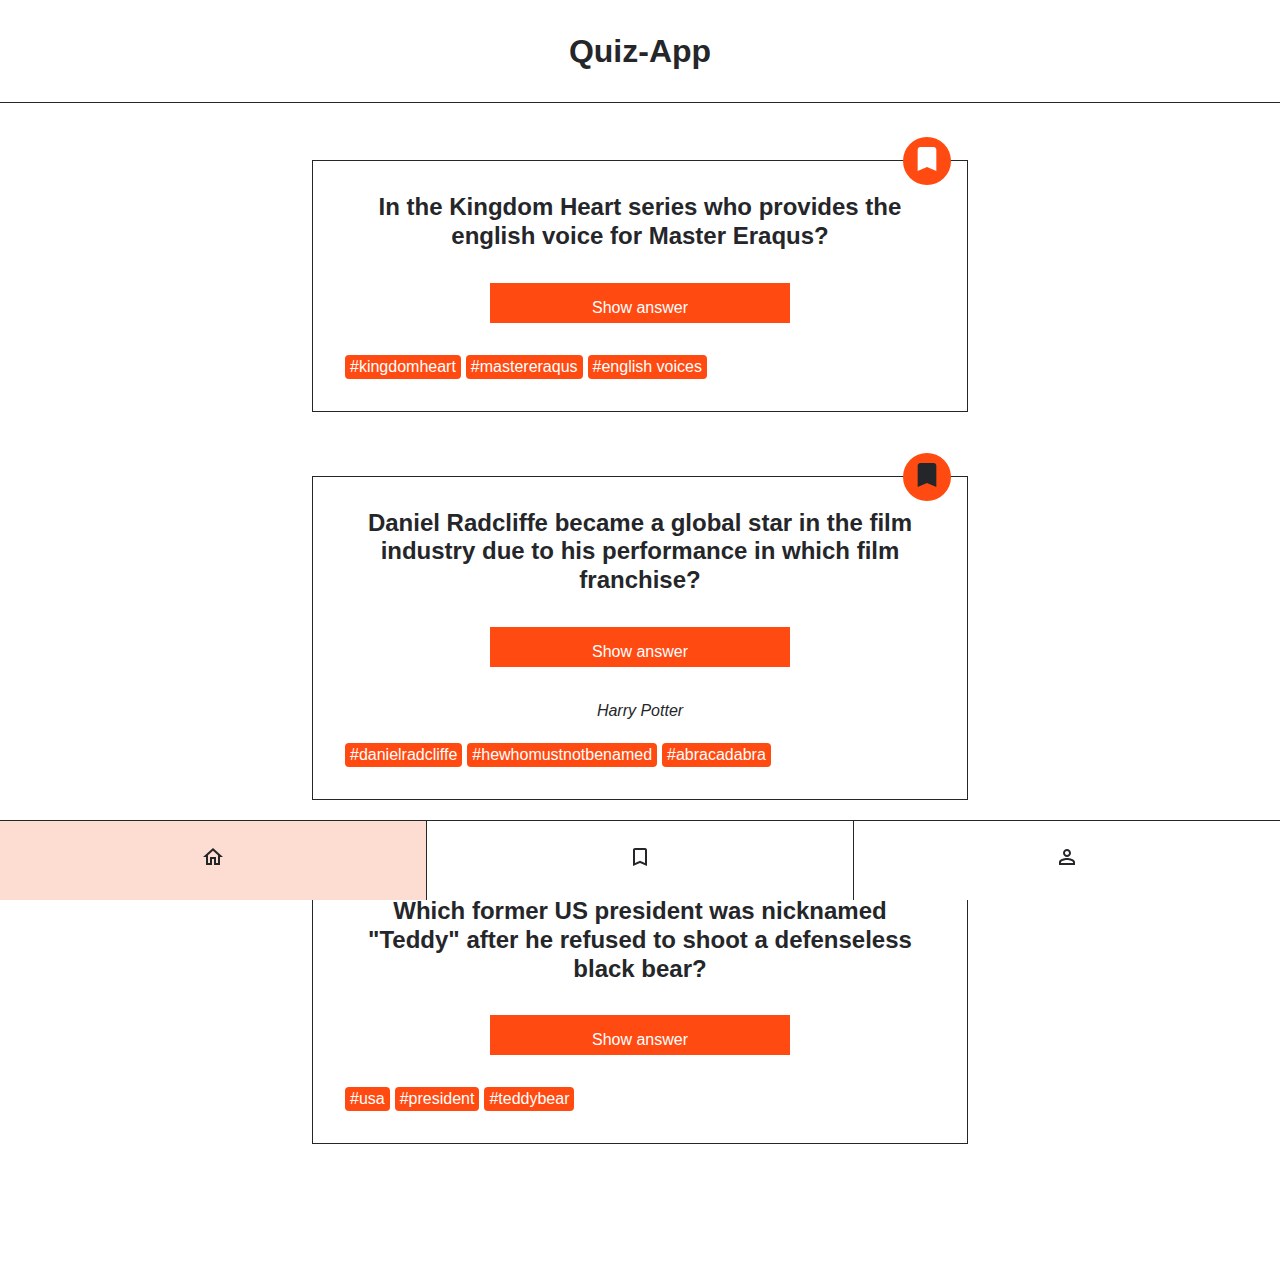
<file: index.html>
<!DOCTYPE html>
<html lang="en">
  <head>
    <meta charset="UTF-8" />
    <meta http-equiv="X-UA-Compatible" content="IE=edge" />
    <meta name="viewport" content="width=device-width, initial-scale=1.0" />
    <title>Quiz-App</title>
    <link rel="stylesheet" href="./styles.css" />
    <script src="/index.js" defer></script>
  </head>
  <body>
    <header class="header">
      <h1 class="header__title">Quiz-App</h1>
    </header>
    <main>
      <ul class="card-list">
        <!--
                FIRST CARD
              -->
        <li class="card-list__item">
          <article class="card">
            <h2 class="card__question">
              In the Kingdom Heart series who provides the english voice for
              Master Eraqus?
            </h2>
            <button class="card__button-answer" type="button">
              Show answer
            </button>
            <p class="card__answer">Mark Hamill</p>
            <ul class="card__tag-list">
              <li class="card__tag-list-item">#kingdomheart</li>
              <li class="card__tag-list-item">#mastereraqus</li>
              <li class="card__tag-list-item">#english voices</li>
            </ul>
            <div class="card__button-bookmark">
              <button class="bookmark" aria-label="bookmark" type="button">
                <svg
                  class="bookmark__icon"
                  xmlns="http://www.w3.org/2000/svg"
                  viewbox="0 0 24 24"
                >
                  <path
                    d="M17 3H7c-1.1 0-2 .9-2 2v16l7-3 7 3V5c0-1.1-.9-2-2-2z"
                  />
                </svg>
              </button>
            </div>
          </article>
        </li>
        <!--
                SECOND CARD
              -->
        <li class="card-list__item">
          <article class="card">
            <h2 class="card__question">
              Daniel Radcliffe became a global star in the film industry due to
              his performance in which film franchise?
            </h2>
            <button class="card__button-answer" type="button">
              Show answer
            </button>
            <p class="card__answer card__answer--active">Harry Potter</p>
            <ul class="card__tag-list">
              <li class="card__tag-list-item">#danielradcliffe</li>
              <li class="card__tag-list-item">#hewhomustnotbenamed</li>
              <li class="card__tag-list-item">#abracadabra</li>
            </ul>
            <div class="card__button-bookmark">
              <button
                class="bookmark bookmark--active"
                aria-label="bookmark"
                type="button"
              >
                <svg
                  class="bookmark__icon"
                  xmlns="http://www.w3.org/2000/svg"
                  viewbox="0 0 24 24"
                >
                  <path
                    d="M17 3H7c-1.1 0-2 .9-2 2v16l7-3 7 3V5c0-1.1-.9-2-2-2z"
                  />
                </svg>
              </button>
            </div>
          </article>
        </li>
        <!--
                THIRD CARD
              -->
        <li class="card-list__item">
          <article class="card">
            <h2 class="card__question">
              Which former US president was nicknamed &quot;Teddy&quot; after he
              refused to shoot a defenseless black bear?
            </h2>
            <button class="card__button-answer" type="button">
              Show answer
            </button>
            <p class="card__answer">Theodore Roosevelt</p>
            <ul class="card__tag-list">
              <li class="card__tag-list-item">#usa</li>
              <li class="card__tag-list-item">#president</li>
              <li class="card__tag-list-item">#teddybear</li>
            </ul>
            <div class="card__button-bookmark">
              <button class="bookmark" aria-label="bookmark" type="button">
                <svg
                  class="bookmark__icon"
                  xmlns="http://www.w3.org/2000/svg"
                  viewbox="0 0 24 24"
                >
                  <path
                    d="M17 3H7c-1.1 0-2 .9-2 2v16l7-3 7 3V5c0-1.1-.9-2-2-2z"
                  />
                </svg>
              </button>
            </div>
          </article>
        </li>
      </ul>
    </main>

    <nav class="navigation">
      <ul class="navigation__list">
        <li class="navigation__list-item navigation__list-item--active">
          <a
            class="navigation__link"
            href="/index.html"
            aria-label="go to home page"
          >
            <svg
              xmlns="http://www.w3.org/2000/svg"
              height="24px"
              viewbox="0 0 24 24"
              width="24px"
            >
              <path
                d="M12 5.69l5 4.5V18h-2v-6H9v6H7v-7.81l5-4.5M12 3L2 12h3v8h6v-6h2v6h6v-8h3L12 3z"
              />
            </svg>
          </a>
        </li>
        <li class="navigation__list-item">
          <a
            class="navigation__link"
            href="/bookmarks.html"
            aria-label="go to bookmarks page"
          >
            <svg
              xmlns="http://www.w3.org/2000/svg"
              height="24px"
              viewbox="0 0 24 24"
              width="24px"
            >
              <path
                d="M17 3H7c-1.1 0-2 .9-2 2v16l7-3 7 3V5c0-1.1-.9-2-2-2zm0 15l-5-2.18L7 18V5h10v13z"
              />
            </svg>
          </a>
        </li>        
        <li class="navigation__list-item">
          <a
            class="navigation__link"
            href="/profile.html"
            aria-label="go to profile page"
          >
            <svg
              xmlns="http://www.w3.org/2000/svg"
              height="24px"
              viewbox="0 0 24 24"
              width="24px"
            >
              <path
                d="M12 6c1.1 0 2 .9 2 2s-.9 2-2 2-2-.9-2-2 .9-2 2-2m0 9c2.7 0 5.8 1.29 6 2v1H6v-.99c.2-.72 3.3-2.01 6-2.01m0-11C9.79 4 8 5.79 8 8s1.79 4 4 4 4-1.79 4-4-1.79-4-4-4zm0 9c-2.67 0-8 1.34-8 4v3h16v-3c0-2.66-5.33-4-8-4z"
              />
            </svg>
          </a>
        </li>
      </ul>
    </nav>
  </body>
</html>
</file>
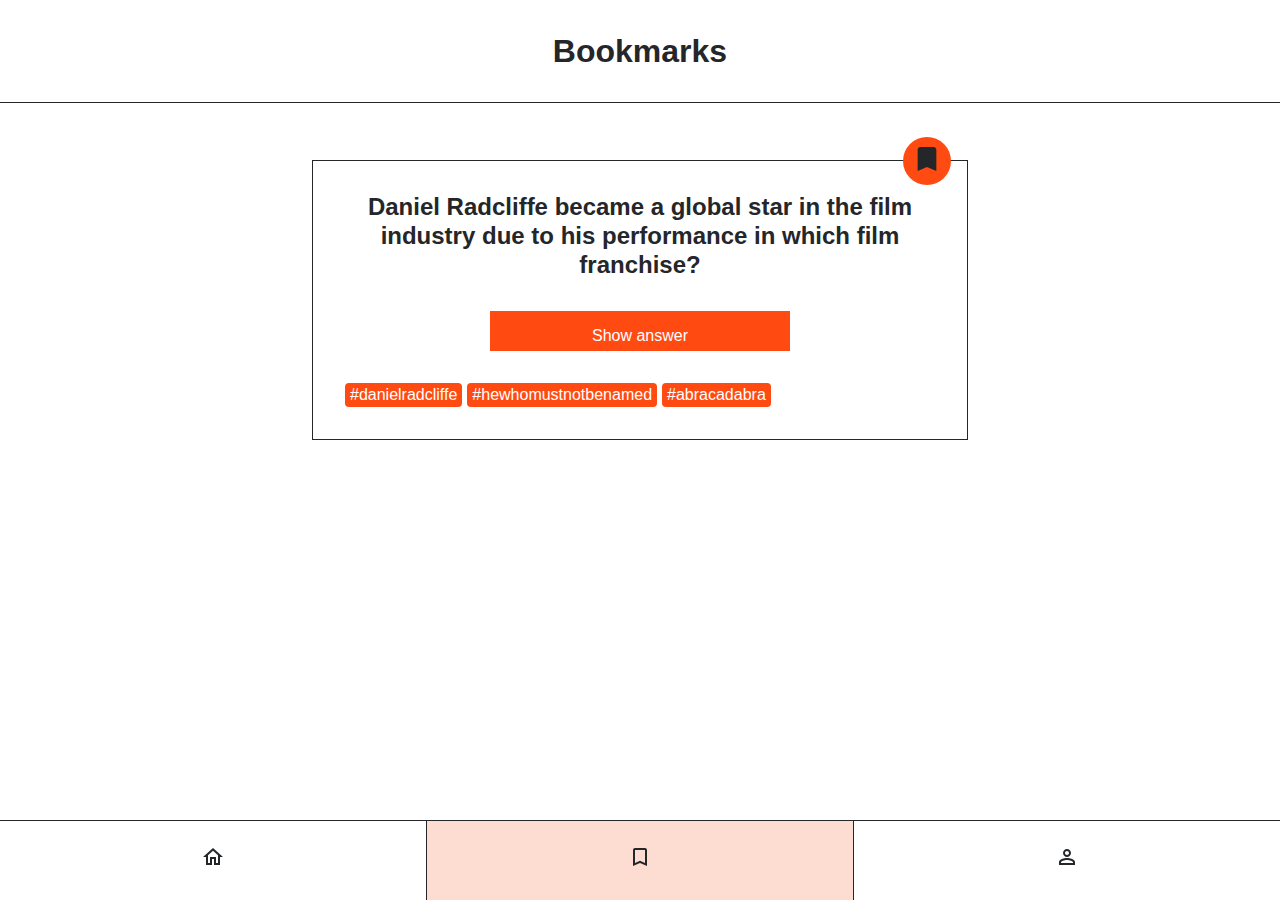
<file: bookmarks.html>
<!DOCTYPE html>
<html lang="en">
  <head>
    <meta charset="UTF-8" />
    <meta http-equiv="X-UA-Compatible" content="IE=edge" />
    <meta name="viewport" content="width=device-width, initial-scale=1.0" />
    <title>Quiz-App</title>
    <link rel="stylesheet" href="./styles.css" />
  </head>
  <body>
    <header class="header">
      <h1 class="header__title">Bookmarks</h1>
    </header>
    <main>
      <ul class="card-list">
        <li class="card-list__item">
          <article class="card">
            <h2 class="card__question">
              Daniel Radcliffe became a global star in the film industry due to
              his performance in which film franchise?
            </h2>
            <button class="card__button-answer" type="button">
              Show answer
            </button>
            <p class="card__answer">Harry Potter</p>
            <ul class="card__tag-list">
              <li class="card__tag-list-item">#danielradcliffe</li>
              <li class="card__tag-list-item">#hewhomustnotbenamed</li>
              <li class="card__tag-list-item">#abracadabra</li>
            </ul>
            <div class="card__button-bookmark">
              <button
                class="bookmark bookmark--active"
                aria-label="bookmark"
                type="button"
              >
                <svg
                  class="bookmark__icon"
                  xmlns="http://www.w3.org/2000/svg"
                  viewbox="0 0 24 24"
                >
                  <path
                    d="M17 3H7c-1.1 0-2 .9-2 2v16l7-3 7 3V5c0-1.1-.9-2-2-2z"
                  />
                </svg>
              </button>
            </div>
          </article>
        </li>
      </ul>
    </main>

    <nav class="navigation">
      <ul class="navigation__list">
        <li class="navigation__list-item">
          <a
            class="navigation__link"
            href="/index.html"
            aria-label="go to home page"
          >
            <svg
              xmlns="http://www.w3.org/2000/svg"
              height="24px"
              viewbox="0 0 24 24"
              width="24px"
            >
              <path
                d="M12 5.69l5 4.5V18h-2v-6H9v6H7v-7.81l5-4.5M12 3L2 12h3v8h6v-6h2v6h6v-8h3L12 3z"
              />
            </svg>
          </a>
        </li>
        <li class="navigation__list-item navigation__list-item--active">
          <a
            class="navigation__link"
            href="/bookmarks.html"
            aria-label="go to bookmarks page"
          >
            <svg
              xmlns="http://www.w3.org/2000/svg"
              height="24px"
              viewbox="0 0 24 24"
              width="24px"
            >
              <path
                d="M17 3H7c-1.1 0-2 .9-2 2v16l7-3 7 3V5c0-1.1-.9-2-2-2zm0 15l-5-2.18L7 18V5h10v13z"
              />
            </svg>
          </a>
        </li>
        <li class="navigation__list-item">
          <a
            class="navigation__link"
            href="/profile.html"
            aria-label="go to profile page"
          >
            <svg
              xmlns="http://www.w3.org/2000/svg"
              height="24px"
              viewbox="0 0 24 24"
              width="24px"
            >
              <path
                d="M12 6c1.1 0 2 .9 2 2s-.9 2-2 2-2-.9-2-2 .9-2 2-2m0 9c2.7 0 5.8 1.29 6 2v1H6v-.99c.2-.72 3.3-2.01 6-2.01m0-11C9.79 4 8 5.79 8 8s1.79 4 4 4 4-1.79 4-4-1.79-4-4-4zm0 9c-2.67 0-8 1.34-8 4v3h16v-3c0-2.66-5.33-4-8-4z"
              />
            </svg>
          </a>
        </li>
      </ul>
    </nav>
  </body>
</html>
</file>
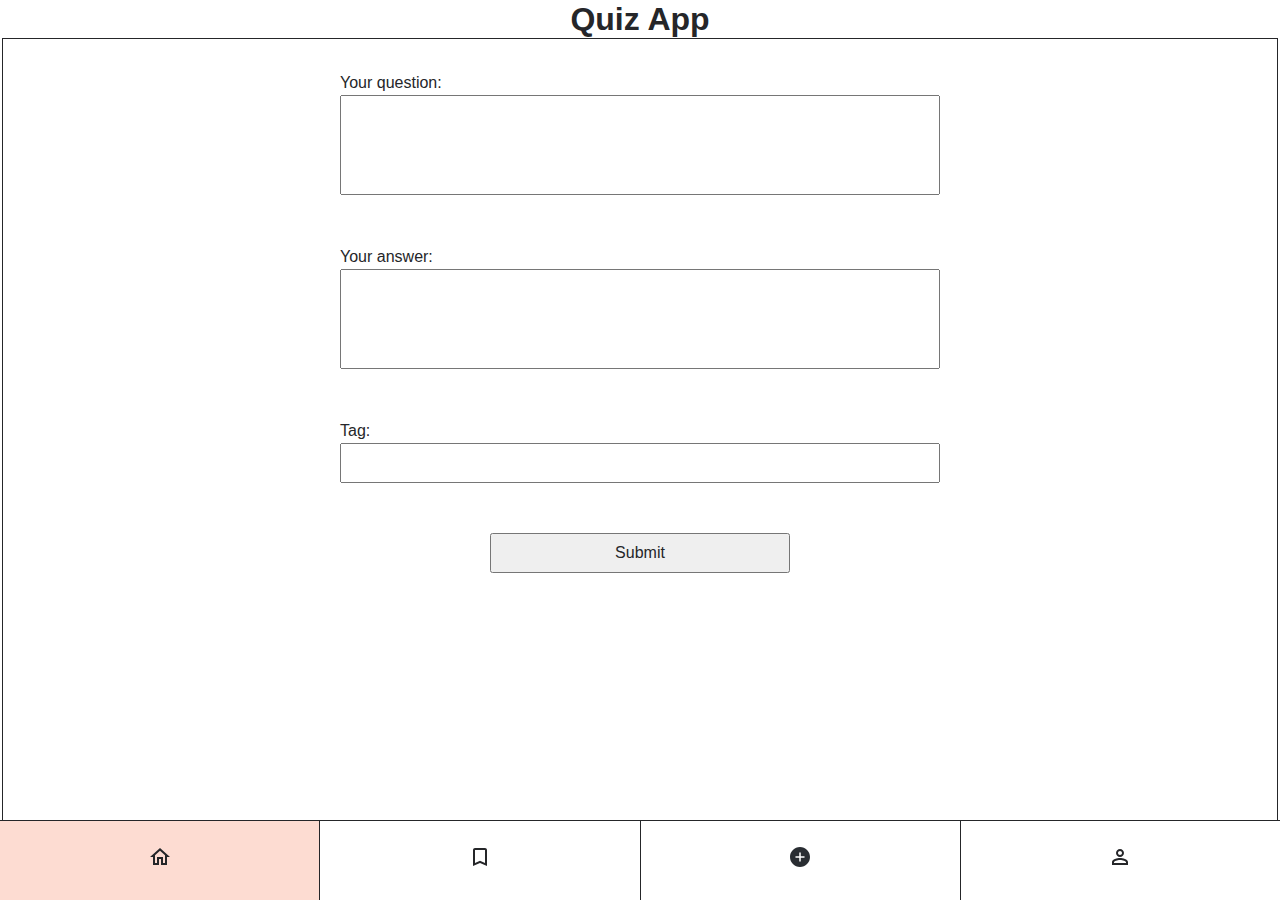
<file: form.html>
<!DOCTYPE html>
<html lang="en">
<head>
    <meta charset="UTF-8">
    <meta http-equiv="X-UA-Compatible" content="IE=edge">
    <meta name="viewport" content="width=device-width, initial-scale=1.0">
    <title>Document</title>
    <link rel="stylesheet" href="./styles.css" />
    <script src="/index.js" defer></script>
</head>
<body>
    <h1>Quiz App</h1>
    <form data-js="form">
        <fieldset>
            <div class="container">
                <label for="your-question">Your question:</label>
                <input type="text" name="yourQuestion" id="your-question" />

                <label for="your-answer">Your answer:</label>
                <input type="text" name="yourAnswer" id="your-answer" />

                <label for="tag">Tag:</label>
                <input type="text" name="tag" id="tag" />
                
                <button type="submit">Submit</button>
            </div>
        </fieldset>
      
    </form>


    <nav class="navigation">
        <ul class="navigation__list">
          <li class="navigation__list-item navigation__list-item--active">
            <a
              class="navigation__link"
              href="/index.html"
              aria-label="go to home page"
            >
              <svg
                xmlns="http://www.w3.org/2000/svg"
                height="24px"
                viewbox="0 0 24 24"
                width="24px"
              >
                <path
                  d="M12 5.69l5 4.5V18h-2v-6H9v6H7v-7.81l5-4.5M12 3L2 12h3v8h6v-6h2v6h6v-8h3L12 3z"
                />
              </svg>
            </a>
          </li>
          <li class="navigation__list-item">
            <a
              class="navigation__link"
              href="/bookmarks.html"
              aria-label="go to bookmarks page"
            >
              <svg
                xmlns="http://www.w3.org/2000/svg"
                height="24px"
                viewbox="0 0 24 24"
                width="24px"
              >
                <path
                  d="M17 3H7c-1.1 0-2 .9-2 2v16l7-3 7 3V5c0-1.1-.9-2-2-2zm0 15l-5-2.18L7 18V5h10v13z"
                />
              </svg>
            </a>
          </li>



          <li class="navigation__list-item">
            <a
              class="navigation__link"
              href=""
              aria-label="add card"
            >
              <svg
                xmlns=""
                height="24px"
                viewbox="0 0 24 24"
                width="24px"
              >
              <path
              d="M12 2C6.49 2 2 6.49 2 12C2 17.51 6.49 22 12 22C17.51 22 22 17.51 22 12C22 6.49 17.51 2 12 2ZM16 12.75H12.75V16C12.75 16.41 12.41 16.75 12 16.75C11.59 16.75 11.25 16.41 11.25 16V12.75H8C7.59 12.75 7.25 12.41 7.25 12C7.25 11.59 7.59 11.25 8 11.25H11.25V8C11.25 7.59 11.59 7.25 12 7.25C12.41 7.25 12.75 7.59 12.75 8V11.25H16C16.41 11.25 16.75 11.59 16.75 12C16.75 12.41 16.41 12.75 16 12.75Z" fill="#292D32"/>
              />
               
              </svg>
            </a>
          </li>


          <li class="navigation__list-item">
            <a
              class="navigation__link"
              href="/profile.html"
              aria-label="go to profile page"
            >
              <svg
                xmlns="http://www.w3.org/2000/svg"
                height="24px"
                viewbox="0 0 24 24"
                width="24px"
              >
                <path
                  d="M12 6c1.1 0 2 .9 2 2s-.9 2-2 2-2-.9-2-2 .9-2 2-2m0 9c2.7 0 5.8 1.29 6 2v1H6v-.99c.2-.72 3.3-2.01 6-2.01m0-11C9.79 4 8 5.79 8 8s1.79 4 4 4 4-1.79 4-4-1.79-4-4-4zm0 9c-2.67 0-8 1.34-8 4v3h16v-3c0-2.66-5.33-4-8-4z"
                />
              </svg>
            </a>
          </li>
        </ul>
      </nav>



</body>
</html>
</file>
<file: styles.css>
@import "./global.css";

@import "./components/bookmark/bookmark.css";
@import "./components/card-list/card-list.css";
@import "./components/card/card.css";
@import "./components/header/header.css";
@import "./components/navigation/navigation.css";
@import "./components/profile/profile.css";
@import "./components/counter-list/counter-list.css";
@import "./components/formular/formular.css";
</file>
